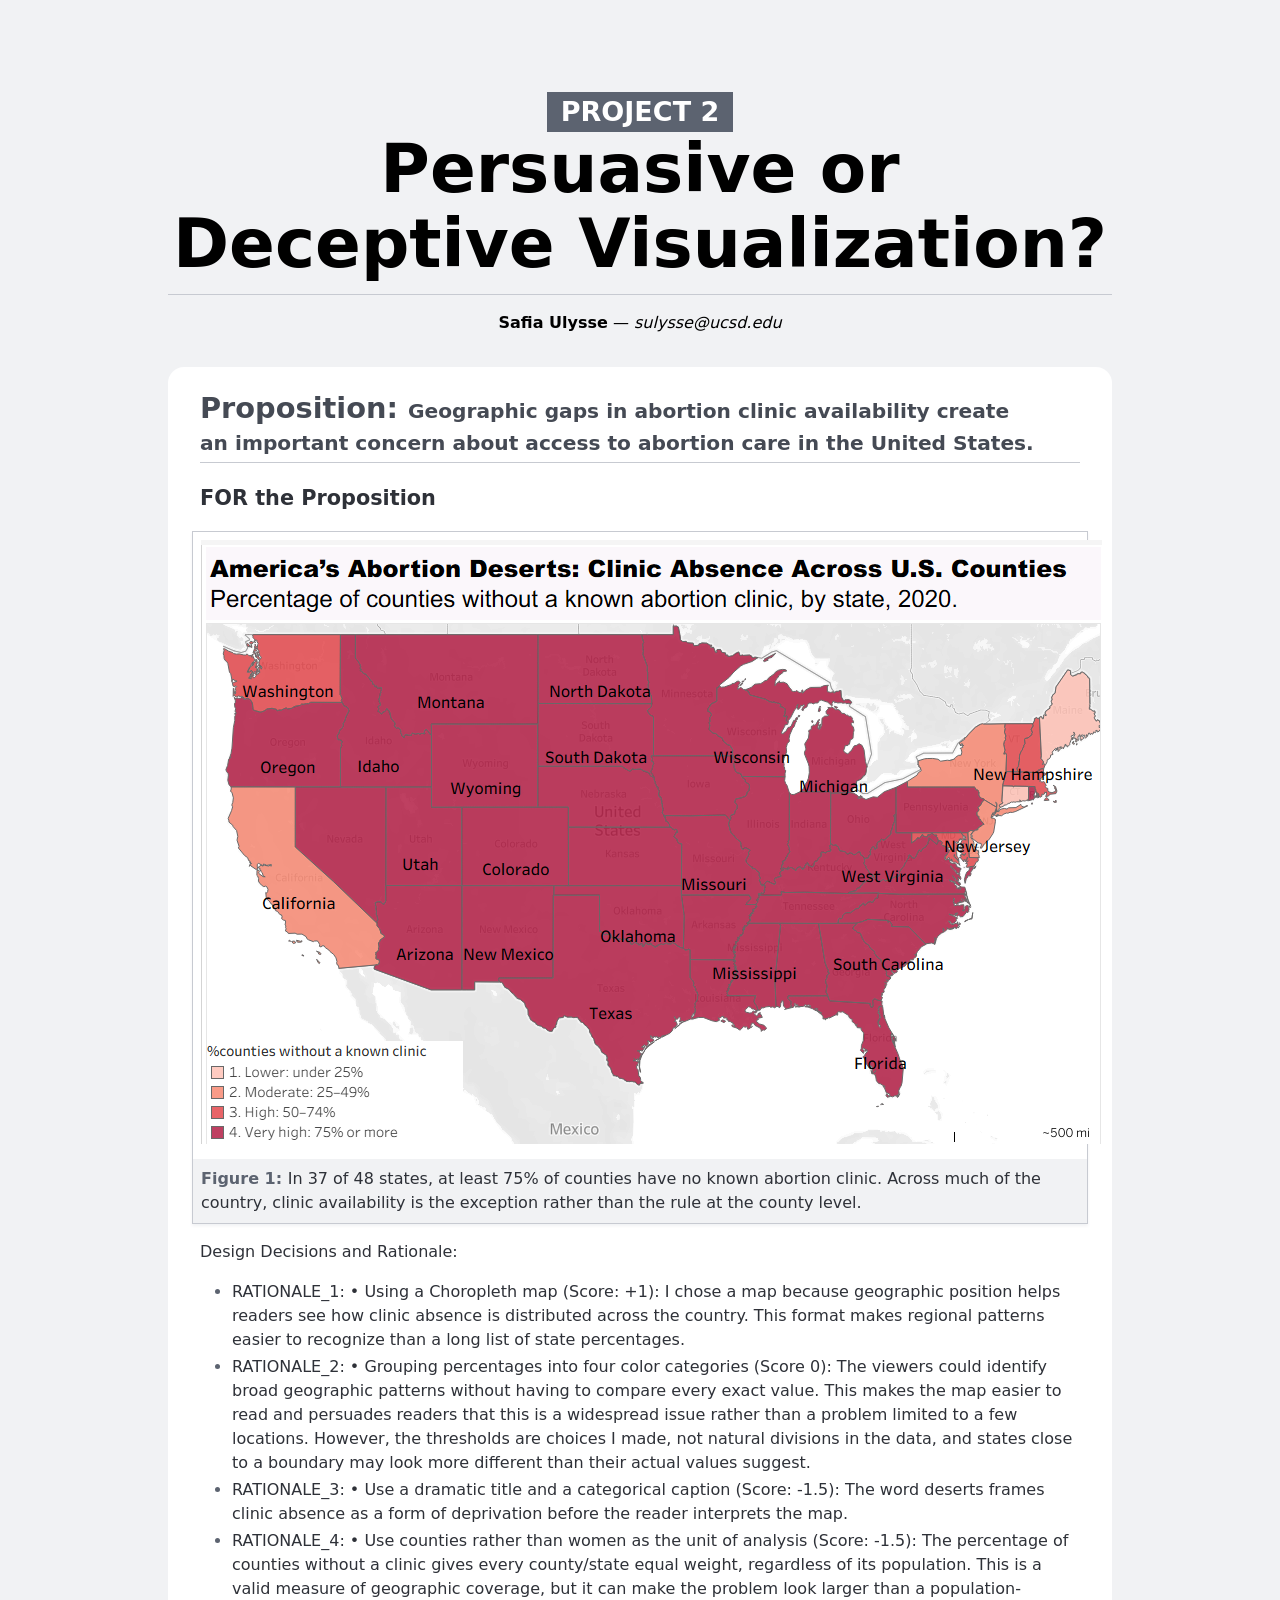
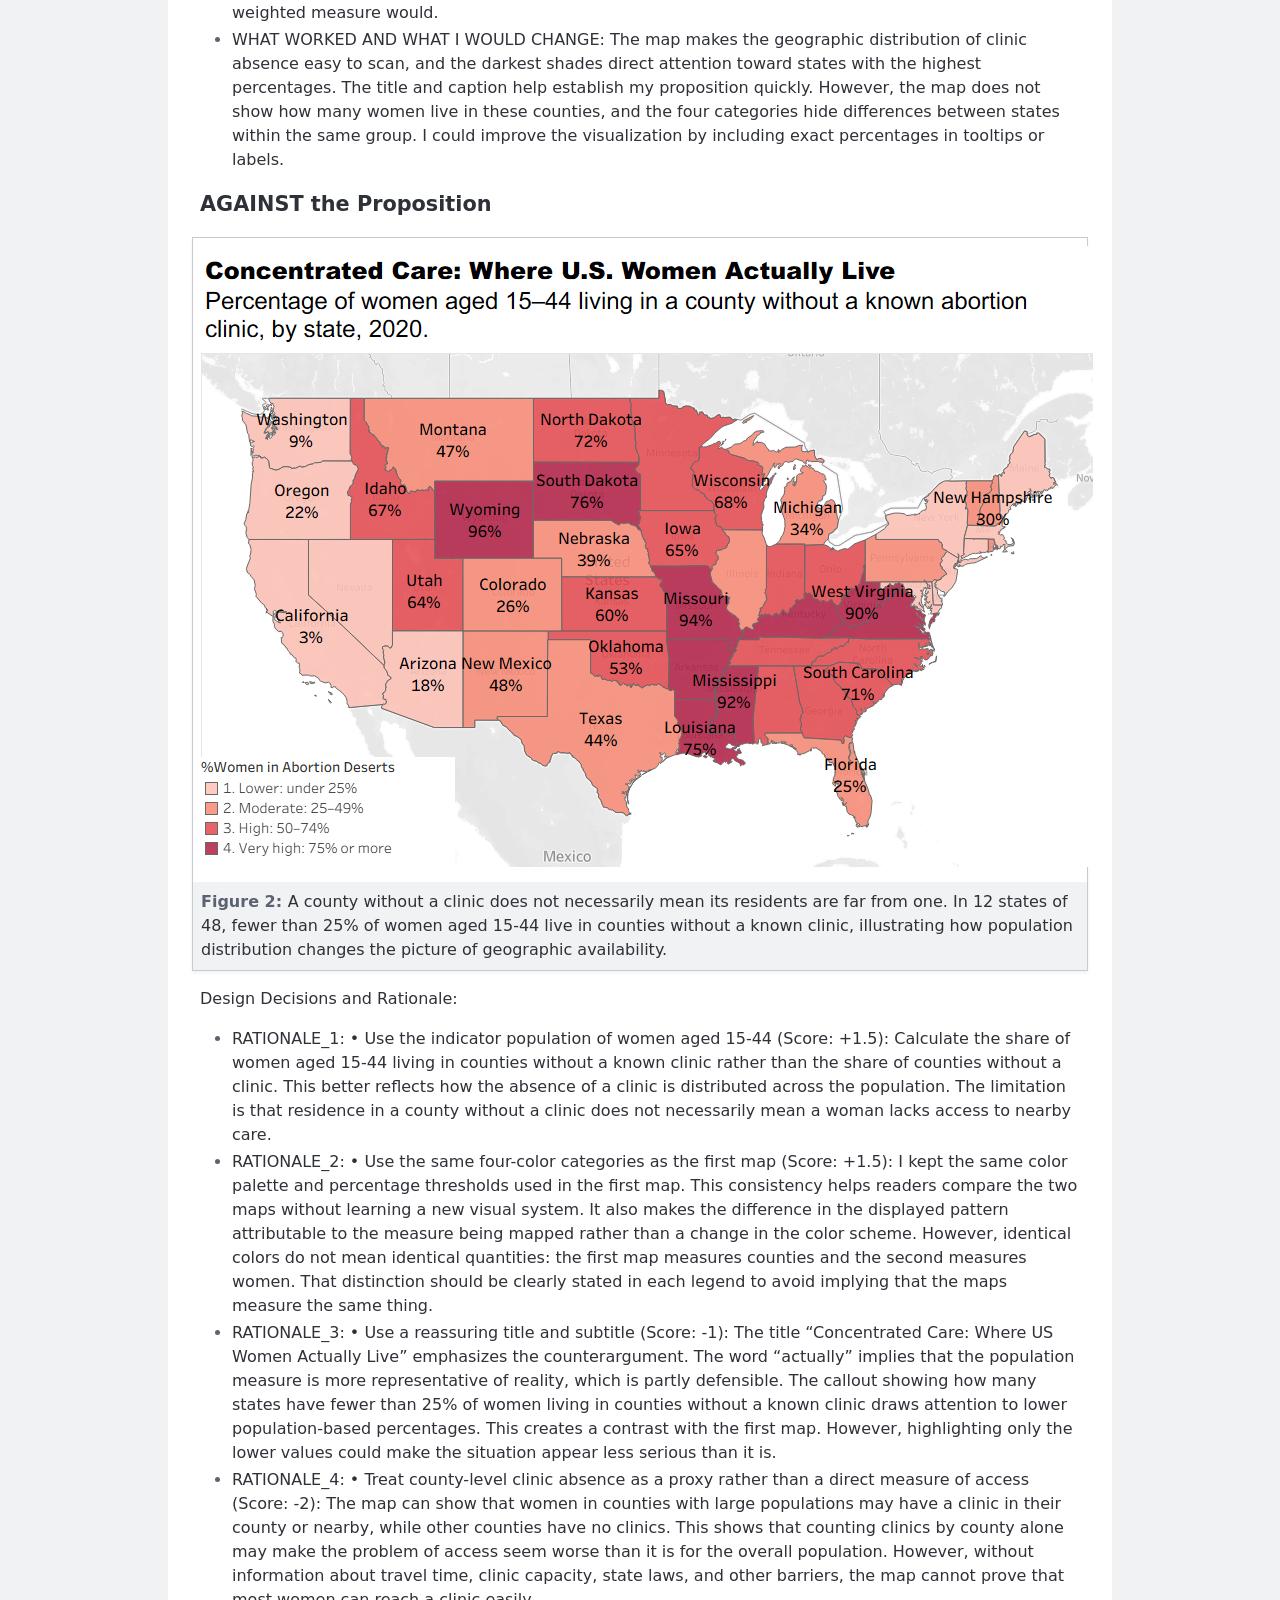
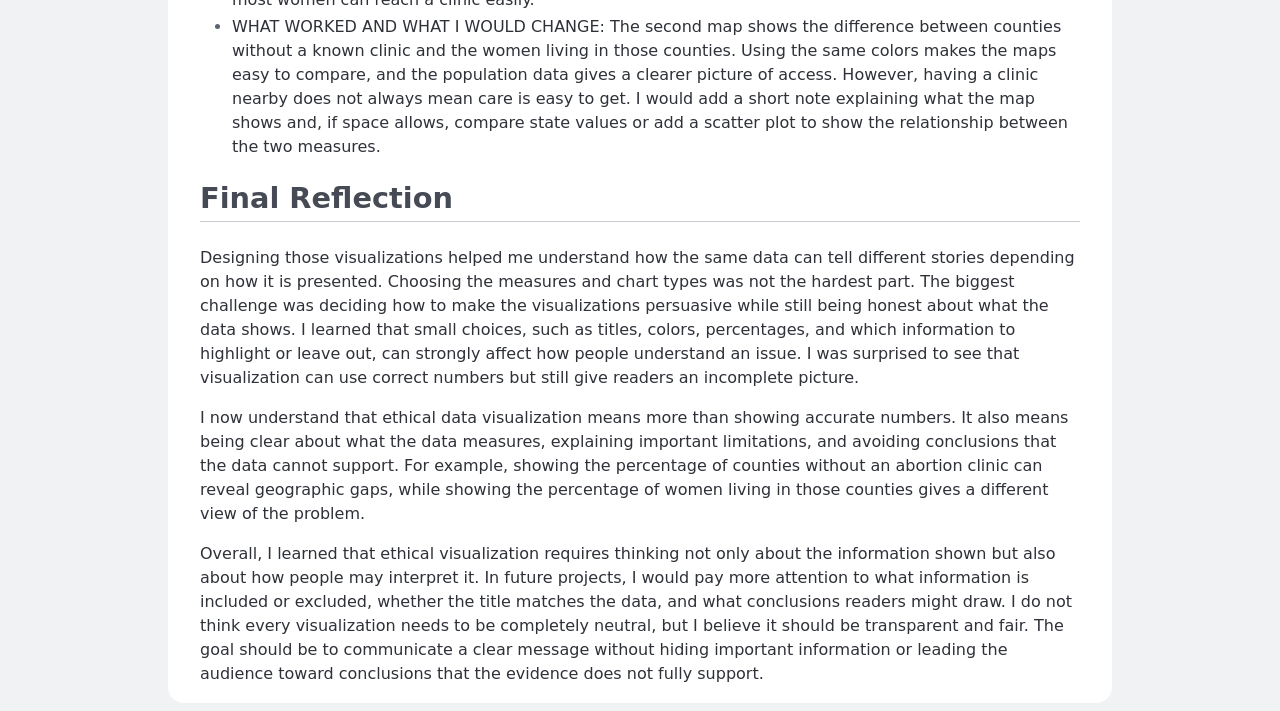
<file: project2/index.html>
<!DOCTYPE html>
<!-- saved from url=(0075)https://dsc-courses.github.io/dsc209r-2025-fa/projects/project2_report.html -->
<html lang="en"><head><meta http-equiv="Content-Type" content="text/html; charset=UTF-8">
    <title>Project 2 Report</title>
    <style>
      :root {
        --color-neutral-95: hsl(220 10% 95%);
        --color-neutral-90: hsl(220 10% 90%);
        --color-neutral-80: hsl(220 10% 80%);
        --color-neutral-70: hsl(220 10% 70%);
        --color-neutral-60: hsl(220 10% 60%);
        --color-neutral-50: hsl(220 10% 50%);
        --color-neutral-40: hsl(220 10% 40%);
        --color-neutral-30: hsl(220 10% 30%);
        --color-neutral-20: hsl(220 10% 20%);
        --color-neutral-10: hsl(220 10% 10%);
      }

      html {
        font: 100%/1.5 system-ui;
        counter-reset: figure;
        background: var(--color-neutral-95);
        max-width: min(75vw, 80em);
        margin: 0 auto;
      }

      /* Headings */

      h1,
      h2,
      h3,
      h4,
      h5,
      h6 {
        line-height: 1.1;
        font-weight: 600;
        text-wrap: balance;
      }

      h1,
      h2 {
        border-bottom: 1px solid var(--color-neutral-80);
        padding-bottom: 0.2em;
      }

      h1 {
        margin-block: 1em 0.5rem;
        font-size: clamp(2.5em, 150% + 2vh + 2vw, 10vmin);
        font-weight: 800;

        small {
          display: block;
          width: fit-content;
          padding: 0.2em 0.5em;
          margin-inline: auto;
          color: white;
          background: var(--color-neutral-40);
          font-size: 40%;
          text-transform: uppercase;
          white-space: nowrap;
        }
      }

      h2 {
        font-size: 180%;
        color: var(--color-neutral-30);
      }

      h3 {
        font-size: 130%;
      }

      /* Lists */

      ul,
      ol {
        padding-inline-start: 2em;
      }

      li {
        &::marker {
          color: var(--color-neutral-40);
        }

        + li {
          margin-top: 0.2em;
        }
      }

      /* Sectioning elements */

      header {
        padding-block: 1em;
        text-align: center;
      }

      main {
        background: white;
        color: var(--color-neutral-20);
        border-radius: 1rem;
        padding: 0.1rem 2rem;
      }

      /* Figures */

      figure {
        margin: 1em 0;
        padding: 0.5rem;
        margin-inline: -0.5em;
        border: 1px solid var(--color-neutral-80);
        box-shadow: 0 0.1em 0.2em var(--color-neutral-95);
        text-align: center;
        background: white;

        > figcaption {
          font: 500 75% var(--font-sans);
          background: var(--color-neutral-95);
          padding: 0.5rem;
          margin: -0.5rem;
          margin-top: 0.5rem;
          counter-increment: figure;
          text-align: left;

          &::before {
            content: 'Figure ' counter(figure) ': ';
            font-weight: bold;
            color: var(--color-neutral-40);
          }

          a:not(:hover, :focus, :active) {
            color: inherit;
            text-decoration: underline;
            text-decoration-color: color-mix(
              in lab,
              currentColor,
              transparent 70%
            );
          }
        }
      }
    </style>
  </head>

  <body>
    <header>
      <h1>
        <small>Project 2</small>
        Persuasive or Deceptive Visualization?
      </h1>

      <p><strong>Safia Ulysse</strong> — <em>sulysse@ucsd.edu</em></p>
    </header>

    <main>
      <h2>Proposition: <span style="font-size: 0.7em; font-style: normal;"> 
        Geographic gaps in abortion clinic availability create an important 
        concern about access to abortion care in the United States.</span></h2> 

      <section>
        <h3>FOR the Proposition</h3>

        <figure>
          <img src="Visualization1for.png" alt="Map showing the percentage of counties without a known abortion clinic">
          <figcaption>In 37 of 48 states, at least 75% of counties have no known abortion clinic. Across much of the country, clinic availability is the exception rather than the rule at the county level.</figcaption>
        </figure>

        <p>Design Decisions and Rationale:</p>

        <ul>
          <li>RATIONALE_1: •	Using a Choropleth map (Score: +1): I chose a map because geographic position helps readers see how clinic absence is distributed across the country. This format makes regional patterns easier to recognize than a long list of state percentages. </li>
          <li>RATIONALE_2: •	Grouping percentages into four color categories (Score 0): The viewers could identify broad geographic patterns without having to compare every exact value. This makes the map easier to read and persuades readers that this is a widespread issue rather than a problem limited to a few locations. However, the thresholds are choices I made, not natural divisions in the data, and states close to a boundary may look more different than their actual values suggest.</li>
          <li>RATIONALE_3: •	Use a dramatic title and a categorical caption (Score: -1.5): The word deserts frames clinic absence as a form of deprivation before the reader interprets the map.</li>
          <li>RATIONALE_4: •	Use counties rather than women as the unit of analysis (Score: -1.5): The percentage of counties without a clinic gives every county/state equal weight, regardless of its population. This is a valid measure of geographic coverage, but it can make the problem look larger than a population-weighted measure would.</li>
          <li>WHAT WORKED AND WHAT I WOULD CHANGE: The map makes the geographic distribution of clinic absence easy to scan, and the darkest shades direct attention toward states with the highest percentages. The title and caption help establish my proposition quickly. However, the map does not show how many women live in these counties, and the four categories hide differences between states within the same group. I could improve the visualization by including exact percentages in tooltips or labels.
 </li>
        </ul>
      </section>

      <section>
        <h3>AGAINST the Proposition</h3>

        <figure>
          <img src="Visualization1against.png" alt="Map showing the percentage of women aged 15–44 living in counties without a known abortion clinic">
          <figcaption>A county without a clinic does not necessarily mean its residents are far from one. In 12 states of 48, fewer than 25% of women aged 15-44 live in counties without a known clinic, illustrating how population distribution changes the picture of geographic availability.</figcaption>
        </figure>

        <p>Design Decisions and Rationale:</p>

        <ul>
          <li>RATIONALE_1: •	Use the indicator population of women aged 15-44 (Score: +1.5): Calculate the share of women aged 15-44 living in counties without a known clinic rather than the share of counties without a clinic. This better reflects how the absence of a clinic is distributed across the population. The limitation is that residence in a county without a clinic does not necessarily mean a woman lacks access to nearby care.</li>
          <li>RATIONALE_2: •	Use the same four-color categories as the first map (Score: +1.5): I kept the same color palette and percentage thresholds used in the first map. This consistency helps readers compare the two maps without learning a new visual system. It also makes the difference in the displayed pattern attributable to the measure being mapped rather than a change in the color scheme. However, identical colors do not mean identical quantities: the first map measures counties and the second measures women. That distinction should be clearly stated in each legend to avoid implying that the maps measure the same thing.</li>
          <li>RATIONALE_3: •	Use a reassuring title and subtitle (Score: -1): The title “Concentrated Care: Where US Women Actually Live” emphasizes the counterargument. The word “actually” implies that the population measure is more representative of reality, which is partly defensible. The callout showing how many states have fewer than 25% of women living in counties without a known clinic draws attention to lower population-based percentages. This creates a contrast with the first map. However, highlighting only the lower values could make the situation appear less serious than it is. </li>
          <li>RATIONALE_4: •	Treat county-level clinic absence as a proxy rather than a direct measure of access (Score: -2): The map can show that women in counties with large populations may have a clinic in their county or nearby, while other counties have no clinics. This shows that counting clinics by county alone may make the problem of access seem worse than it is for the overall population. However, without information about travel time, clinic capacity, state laws, and other barriers, the map cannot prove that most women can reach a clinic easily.</li>
          <li>WHAT WORKED AND WHAT I WOULD CHANGE: The second map shows the difference between counties without a known clinic and the women living in those counties. Using the same colors makes the maps easy to compare, and the population data gives a clearer picture of access. However, having a clinic nearby does not always mean care is easy to get. I would add a short note explaining what the map shows and, if space allows, compare state values or add a scatter plot to show the relationship between the two measures.</li>
        </ul>
      </section>

      <section>
        <h2>Final Reflection</h2>

        <p>Designing those visualizations helped me understand how the same data can tell 
          different stories depending on how it is presented. Choosing the measures 
          and chart types was not the hardest part. The biggest challenge was deciding
          how to make the visualizations persuasive while still being honest about 
          what the data shows. I learned that small choices, such as titles, colors, 
          percentages, and which information to highlight or leave out, can strongly 
          affect how people understand an issue. I was surprised to see that 
          visualization can use correct numbers but still give readers an incomplete 
          picture.</p>

        <p> I now understand that ethical data visualization means more than showing
           accurate numbers. It also means being clear about what the data measures, 
           explaining important limitations, and avoiding conclusions that the data 
           cannot support. For example, showing the percentage of counties without an 
           abortion clinic can reveal geographic gaps, while showing the percentage 
           of women living in those counties gives a different view of the problem.</p>

        <p>Overall, I learned that ethical visualization requires thinking not 
          only about the information shown but also about how people may 
          interpret it. In future projects, I would pay more attention to what 
          information is included or excluded, whether the title matches the 
          data, and what conclusions readers might draw. I do not think every 
          visualization needs to be completely neutral, but I believe it should
          be transparent and fair. The goal should be to communicate a clear 
          message without hiding important information or leading the audience 
          toward conclusions that the evidence does not fully support.</p> 
      </section>
    </main>
  

</body></html>
</file>
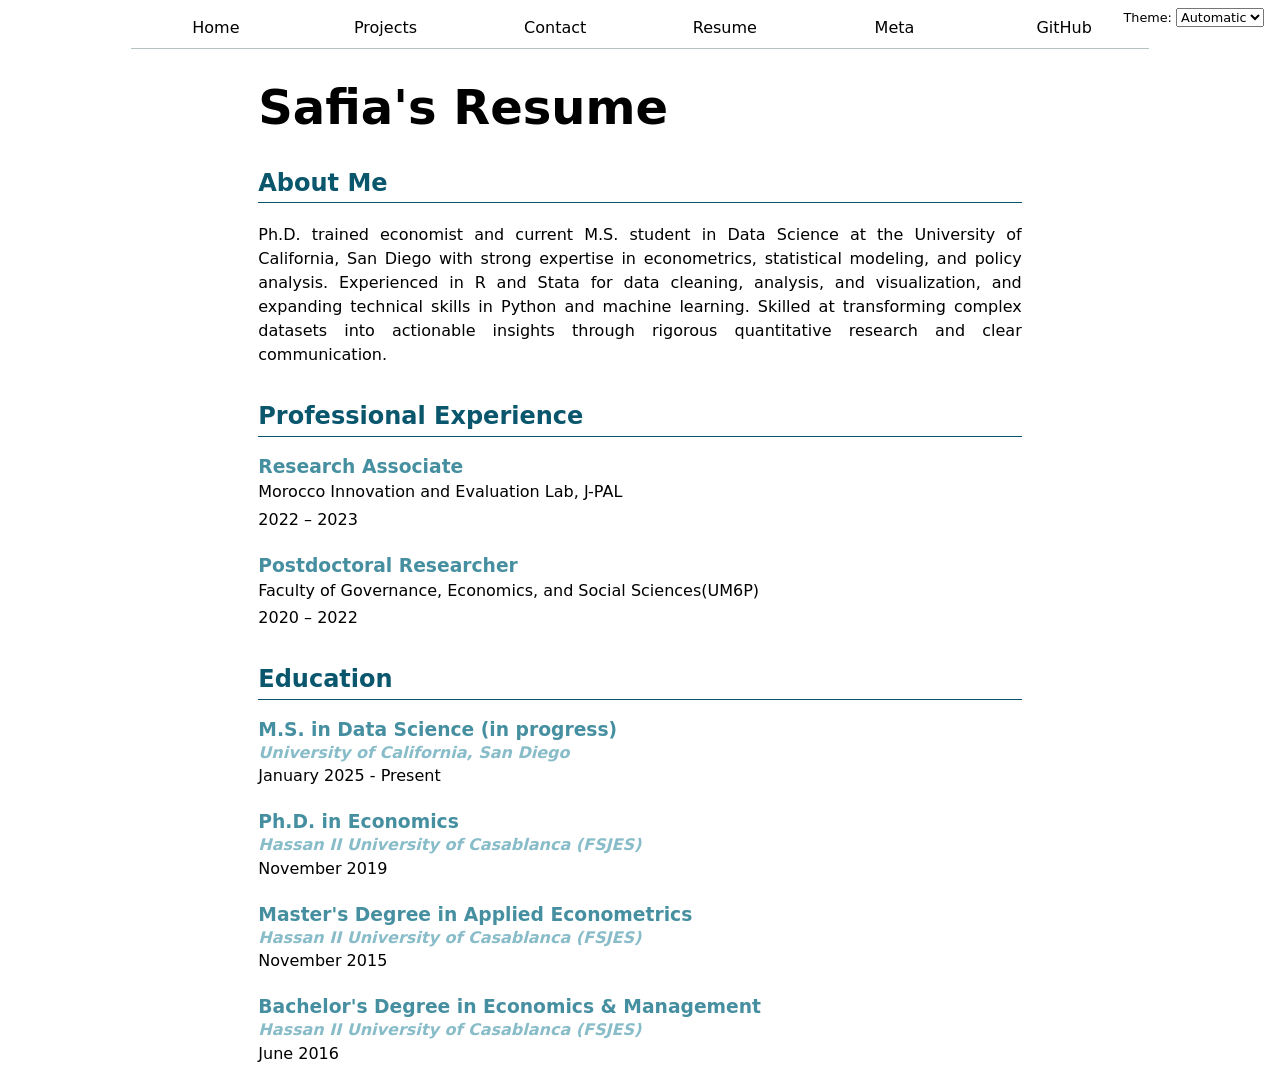
<file: resume/index.html>
<!DOCTYPE html>
<html lang="en">
<head>
    <meta charset="UTF-8">
    <meta name="viewport" content="width=device-width, initial-scale=1.0">
    <title>Safia: Resume</title>
    <link rel="stylesheet" href="../style.css">
    <script type="module" src="../global.js"></script>
</head>
<body>
    <!-- <nav>
    <a href="../index.html">Home</a>
    <a href="../projects/index.html">Projects</a>
    <a href="../contact/index.html">Contact</a>
    <a href="index.html">Resume</a>
    <a href="https://github.com/Safia-SFU" target="_blank">GitHub</a>
    </nav> -->

    <main class = "resume">


        <h1>Safia's Resume</h1>

        <section>
            <h2>About Me</h2>
            <p>Ph.D. trained economist and current M.S. student in Data Science at the University of California, San Diego with strong expertise in econometrics, statistical modeling, and policy analysis. Experienced in R and Stata for data cleaning, analysis, and visualization, and expanding technical skills in Python and machine learning. Skilled at transforming complex datasets into actionable insights through rigorous quantitative research and clear communication. </p>
        </section>

        <section>
            <h2>Professional Experience</h2>
            <article>
                <h3>Research Associate</h3>
                <p> Morocco Innovation and Evaluation Lab, J-PAL</p>
                <p>
                    <time datetime="2022">2022</time> –
                    <time datetime="2023">2023</time>
                </p>
            </article>
            <article>
                <h3>Postdoctoral Researcher</h3>
                <p> Faculty of Governance, Economics, and Social Sciences(UM6P)</p>
                <p>
                    <time datetime="2020">2020</time> –
                    <time datetime="2022">2022</time>
                </p>
            </article>

        </section>

        <section>
            <h2>Education</h2>
            <article>
                <h3>M.S. in Data Science (in progress)</h3>
                <h4> University of California, San Diego</h4>
                <p>
                    <time datetime="2025-01">January 2025</time> - Present
                </p>
            </article>

            <article>
                <h3> Ph.D. in Economics</h3>
                <h4>Hassan II University of Casablanca (FSJES) </h4>
                <p> 
                    <time datetime="2019-11"> November 2019</time>
                </p>
            </article>

            <article>
                <h3>Master's Degree in Applied Econometrics</h3>
                <h4>Hassan II University of Casablanca (FSJES) </h4>
                <p> 
                    <time datetime="2015-11"> November 2015</time>
                </p>
            </article>

            <article>
                <h3>Bachelor's Degree in Economics & Management</h3>
                <h4>Hassan II University of Casablanca (FSJES) </h4>
                <p> 
                    <time datetime="2013-06"> June 2016</time>
                </p>
            </article>
        </section>

    </main> 

</body>
</html>
</file>
<file: style.css>
html {color-scheme: light dark;}


body {
  /* Set line height to 1.5 times the font size
	   and use the OS’s UI font as the website font
	 */
  font: 100%/1.5 system-ui;
  max-width:100ch;
  margin-inline:auto;
  padding-inline: 1em;
  
 
}

:root {
    --color-accent: oklch(42.232% 0.07674 224.882);
    
}

nav {
    --border-color: oklch(50% 10% 200 / 40%);
    display: flex;
    margin-bottom: 1em;
    border-bottom-width: 1px ;
    border-bottom-style: solid ;
    border-bottom-color: var(--border-color); 
}

label.color-scheme {
    position: absolute;
    top: 0.5rem;
    right: 1rem;
    font-size: 80%;
}

nav a {
    flex: 1;
    text-decoration : none;
    color : inherit;
    text-align : center;
    padding : 0.5em;
}

nav a.current {
  border-bottom : 0.4em solid var(--color-accent);
  padding-bottom: 0.1em;
}


nav a:hover {
    border-bottom: 0.4em solid var(--color-accent);
    background-color: color-mix(in oklch, var(--color-accent), canvas 85%);
}

form input, form textarea, form button, select { font : inherit;}

form  {display:grid;
  grid-template-columns: auto 1fr;
  gap: 1em;
}

form label {
    display: grid;
    grid-template-columns: subgrid;
    grid-column: 1 / -1;}

form button { grid-column: 1 / -1;}

.homepage-photo {
    display: block;
    width: 100%;
    max-width: 900px;
    height: auto;
    margin: 2em auto;
    border-radius: 12px;
}

.projects {display:grid;
  grid-template-columns:repeat(3, minmax(15em, 1fr));
  gap:1em;}

/*Adjust the projects images */
.projects img {
    width: 100%;
    height: 180px;
    object-fit: cover; /*cover cuts the edges, contain no */
    display: block;
}

.projects article {display: grid;
  grid-template-rows: subgrid;
  grid-row: span 3;}

.projects h2 {
  margin:0;
  text-align: center; 
}

h1 {font-size:400%;}

h1, h2, h3, h4, h5, h6 {line-height: 1.1; text-wrap: balance;}

/****************Step 5: Style you CV ***************/

/* About Me: Align text evenly along both edges */
.resume section:first-of-type p { text-align: justify; }

/* Overall CV Layout: Set maximum width and center the content */
.resume { max-width: 75ch; margin-inline:auto;}

/* Main CV Title: Adjust size and bottom spacing */
.resume h1 { font-size: 300%; margin-bottom: 0.5em; }

/* Section Titles: Add accent color and underline */
.resume h2 { color: var(--color-accent); 
  border-bottom: 1px solid currentColor; 
  padding-bottom: 0.25em; 
  margin-top: 1.5em; }

/* Job Titles and Degree Titles: Adjust spacing and text color */
.resume h3 { margin-bottom: 0.1em; color: #227a8ed7; }

/* Institution Names: Use italic text and a different color */
.resume h4 {font-style: italic; color:  #71b0bed7;}

/* Experience and Education entries: Add space between entries */
.resume article  { margin-bottom: 1.5em; }

/* Paragraphs within entries: reduce spacing around paragraphs */
.resume article p { margin-top: 0.2em; margin-bottom: 0.2em; }

/* Institution Names Within Entries: Adjust vertical spacing */
.resume article h4 { margin-top: 0.2em; margin-bottom: 0.2em; }




/* GitHub Profile Stats */
#profile-stats dl {
display: grid;
grid-template-columns: repeat(4, 1fr);
margin: 0;
gap: 1rem;
}

#profile-stats dt {
grid-row: 1;
font-size: 0.9rem;
color: gray;
}

#profile-stats dd {
grid-row: 2;
margin: 0;
font-size: 1.5rem;
font-weight: bold;
}

#profile-stats {
padding: 1.5rem;
border: 1px solid #ccc;
border-radius: 12px;
margin-block: 1rem 2rem;
}

/* Homepage section headings (GitHub Stats and Latests Projects*/
.section-title {
color: var(--color-accent);
font-size: 1.8rem;
}

/*Change the project year style */
.project-year {
  font-family: Baskerville;
  font-variant-numeric: oldstyle-nums;
}

/*Limit the pie's size*/
#projects-pie-plot {
  max-width: 20em;
  margin-block: 2em;
  overflow: visible;
}

/* Step 2.2 (Lab 5): Style the legend */
.legend {
  display: grid;
  grid-template-columns: repeat(auto-fill, minmax(7em, 1fr));
  gap: 1em;
  padding: 1em;
  margin-block: 1em 2em;
  border: 1px solid gray;
  list-style: none;
  flex: 1;
}

.legend-item {
  display: flex;
  align-items: center;
  gap: 0.5em;
}

.swatch {
  display: inline-block;
  width: 1em;
  aspect-ratio: 1 / 1;
  background-color: var(--color);
  border-radius: 50%;
}

/*Laying Out Our Pie Chart and Legend Side by Side*/
 
.container {
    display: flex;
    align-items: center;
    gap: 2em;
    flex-wrap: wrap;
}

/* Style the project search bar */
.searchBar {
    width: 100%;
    max-width: 60em;
    padding: 0.6em 1em;
    font: inherit;
    border-radius: 0.5em;
}

/* Step 5.1: Highlight the hovered pie slice */
#projects-pie-plot:has(path:hover) {
  path:not(:hover) {
    opacity: 0.5;
  }
}

/* Smooth transition when hovering over pie slices */
#projects-pie-plot path {
    transition: 300ms;
}

/* Lab5 - Step 5.2: Highlight selected wedges and legend items */
.selected {
  --color: oklch(14.276% 0.00422 227.633) !important;
}

.selected:is(path) {
    fill: var(--color);
}
/* Indicate that pie slices are clickable */
#projects-pie-plot path {
    cursor: pointer;
}


/* Lab6 - Step 1.2: Style the stats section from loc.csv data */

#stats dl {
  display: grid;
  grid-template-columns: repeat(7, 1fr);
  margin: 0;
  gap: 1rem;
  color: #227a8ed7
}

#stats dt {
  text-align: center;
  grid-row: 1;
  font-size: 0.9rem;
  color: gray;
}

#stats dd {
  grid-row: 2;
  text-align: center;
  margin: 0;
  font-size: 1.5rem;
  font-weight: bold;
}

#stats {
  padding: 1.5rem;
  border: 1px solid #ccc;
  border-radius: 12px;
  margin-block: 1rem 2rem;
}
/* Lab6 - Step 2.3: scatterplot gridlines*/
.gridlines line {
    stroke: #ccc;
    stroke-opacity: 0.6;
}

.gridlines path {
    stroke: none;
}

/*tooltip*/
/* Information definition lists */
dl.info {
    display: grid;
    grid-template-columns: auto 1fr;
    gap: 0.5rem 1rem;
    margin: 0;
    transition-duration: 500ms;
    transition-property: opacity, visibility;
}

dl.info[hidden]:not(:hover, :focus-within) {
  opacity: 0;
  visibility: hidden;
}

dl.info dt {
    color: gray;
    font-size: 0.9rem;
}

dl.info dd {
    margin: 0;
}

/* Tooltip positioning */
.tooltip {
    position: fixed;
    top: 1em;
    left: 1em;
    background-color: rgba(255, 255, 255, 0.8);
    box-shadow: 0 4px 12px rgba(0, 0, 0, 0.15);
    border-radius: 0.5em;
    backdrop-filter: blur(5px);
    padding: 1em;
    z-index: 1000;
}



/* Hover effect on scatterplot dots */
circle {
    transition: 200ms;
    transform-origin: center;
    transform-box: fill-box;
  /*Define teh starting appearance of newly created circles*/
    @starting-style {
      r: 0;
    }
}

circle:hover {
    transform: scale(1.5);
}

/* brush styling*/
@keyframes marching-ants {
  to {
    stroke-dashoffset: -8; /* 5 + 3 */
  }
}


.selection {
  fill-opacity: 0.1;
  stroke: black;
  stroke-opacity: 0.7;
  stroke-dasharray: 5 3;
  animation: marching-ants 2s linear infinite;
}
/*make selected dots stand out:*/
circle.selected {
  fill: #ff6b6b;
}


/* Language breakdown grid */

#language-breakdown {
  display: grid;
  grid-template-columns: repeat(3, 1fr);
  margin: 0;
  gap: 0.1rem;
  color: #227a8ed7;
  padding: 1.5rem;
  border: 1px solid #ccc;
  border-radius: 12px;
  margin-block: 1rem 2rem;
}

#language-breakdown  dt {
  text-align: center;
  grid-row: 1;
  font-size: 1.1rem;
  color: gray;
}

#language-breakdown  dd {
  grid-row: 2;
  text-align: center;
  margin: 0;
  font-size: 1.2rem;
  font-weight: bold;
}


/*Preserve the three-column layout on woder screens while avoiding very narrow cards on phones */ 
@media (max-width: 650px) {
    .projects {
        grid-template-columns: 1fr;
    }
}

/* Lab 8: Meta Filtering */
.commit-filter {
  display: flex;
  align-items: baseline;
  gap: 1em;
  margin: 1.5em 0;
}

.commit-filter label {
  display: flex;
  align-items: center;
  gap: 1em;
  flex: 1;
}

#commit-progress {
  flex: 1;
}

#commit-time {
  margin-left: auto;
  white-space: nowrap;
}

/* Step 2.1 - lab 8 - Files*/
/* Arrange filenames and their visualized lines into two columns. */
#files {
  display: grid; /* Use a grid layout for the file list. */
  grid-template-columns: 1fr 4fr; /* Narrow filename column, wider dots column. */

  /* Each file uses the same column widths as the parent grid. */
  > div {
    grid-column: 1 / -1; /* Span both columns. */
    display: grid; /* Create a grid for each file. */
    grid-template-columns: subgrid; /* Inherit the parent's column widths. */
  }

  /* Position the filename in the first column. */
  dt {
    grid-column: 1;
  }

  /* Style the line count below each filename. */
  small {
    display: block; /* Put the line count on its own line. */
    font-size: 0.75em; /* Make it smaller than the filename. */
    opacity: 0.6; /* Make it less visually prominent. */
  }

  /* Arrange the circles beside each filename. */
  dd {
    grid-column: 2; /* Place the circles in the second column. */
    display: flex; /* Use flexbox to arrange circles horizontally. */
    flex-wrap: wrap; /* Move circles to the next row when needed. */
    align-items: start; /* Align circles toward the top. */
    align-content: start; /* Keep wrapped rows close together. */
    gap: 0.15em; /* Add a small space between circles. */
    padding-top: 0.6em; /* Add a little space above the circles. */
    margin-left: 0; /* Remove the browser's default dd indentation. */
  }
}

/* Style each line of code as a small blue circle. */
.loc {
  display: flex; /* Use flex layout, as in the lab. */
  width: 0.5em; /* Set the circle's width. */
  aspect-ratio: 1; /* Make its height equal to its width. */
  /*background: steelblue; /* Give the circle a blue color.  */
  background: var(--color); 
  border-radius: 50%; /* Turn the square into a circle. */
}


/* Arrange the story and scatterplot side by side. */
#scrolly-1 {
  position: relative; /* Establish a positioning context. */
  display: flex; /* Place the story and chart in a horizontal row. */
  gap: 1rem; /* Add space between the two columns. */

  /* Apply this rule to both direct children. */
  > * {
    flex: 1; /* Give the story and scatterplot equal available space. */
  }
}

/* Style the left column containing the story text. */
#scatter-story {
  position: relative; /* Allow positioning within the story column. */
  font-size: 0.9rem;
}

/* Keep the scatterplot visible while scrolling through the story. */
#scatter-plot {
  position: sticky; /* Make the chart stick during scrolling. */
  top: 0; /* Stick to the top of the viewport. */
  left: 0; /* Keep its left position unchanged. */
  bottom: auto; /* Don't anchor it to the bottom. */
  height: fit-content; /* Include chart, selection count, and language breakdown. */
}

/* Give each commit description room as the reader scrolls. */
#scatter-story .step {
  padding-bottom: 2vh;
}
</file>
